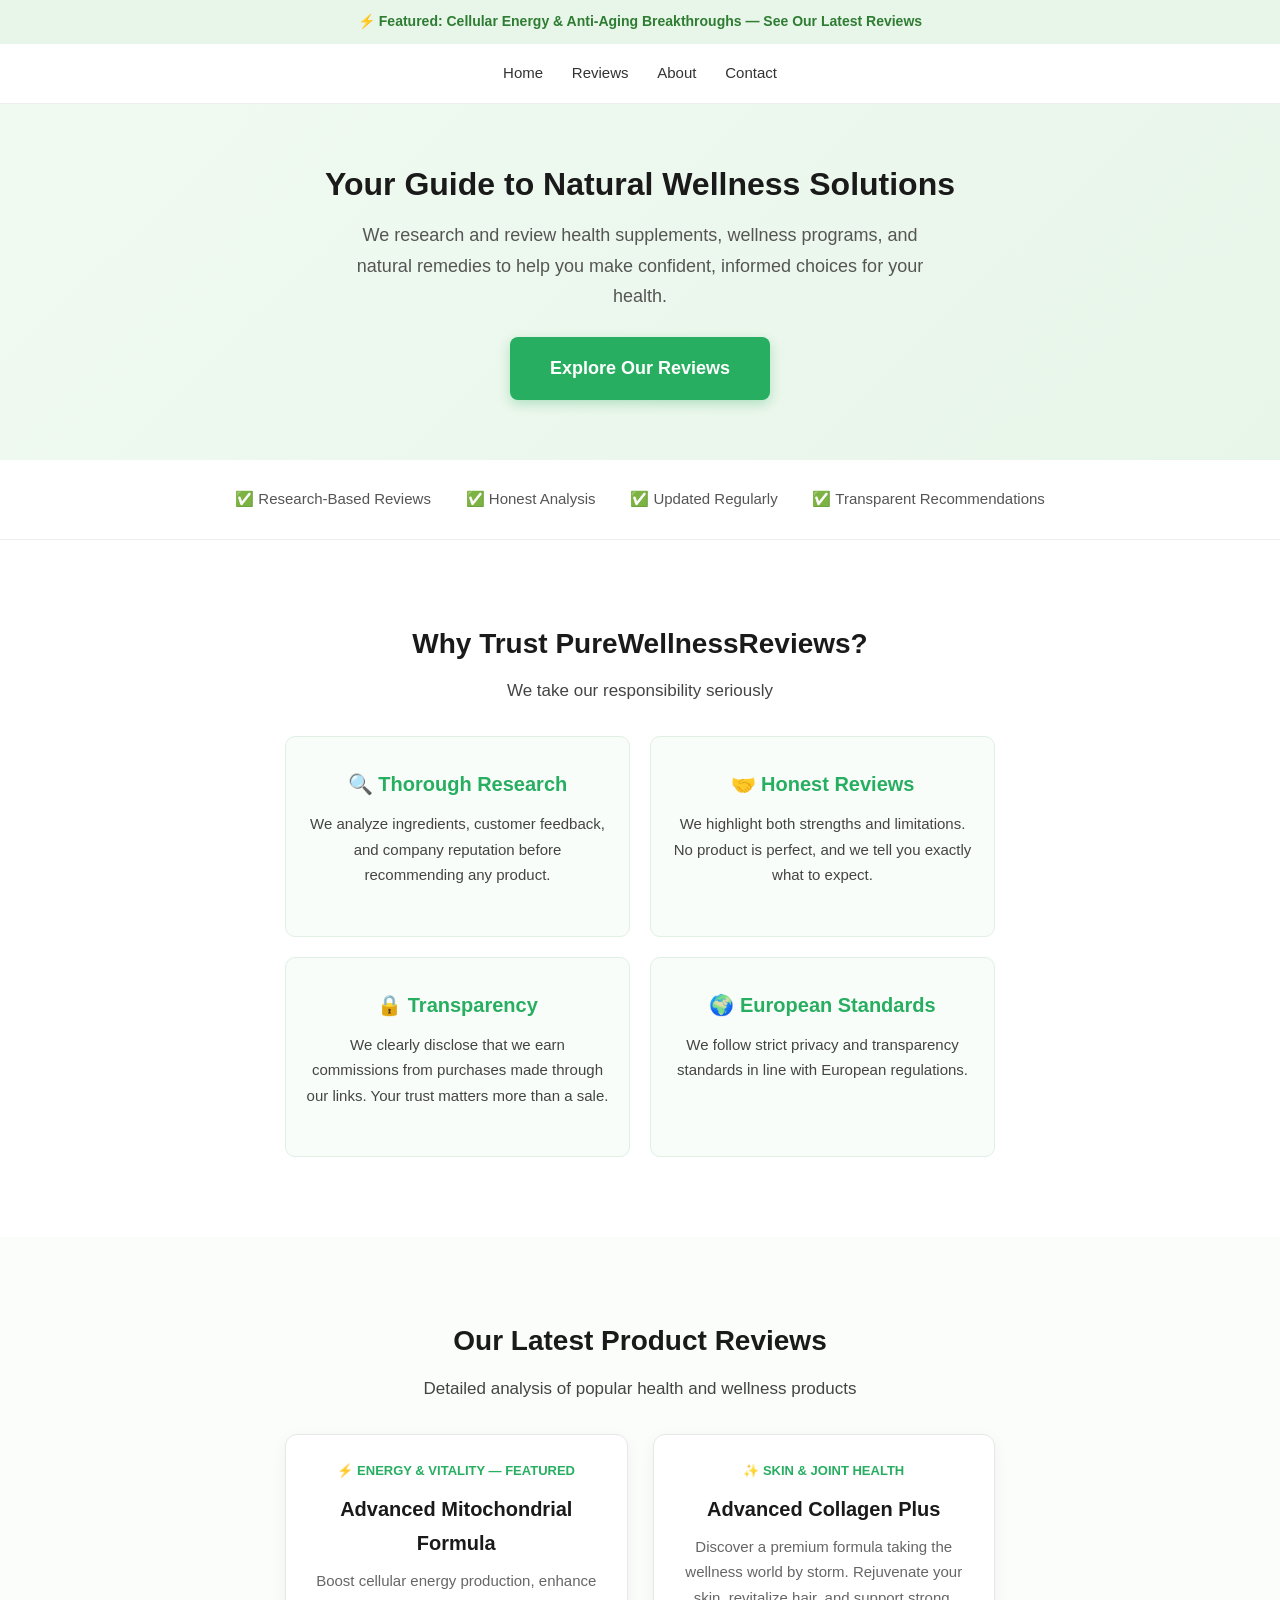
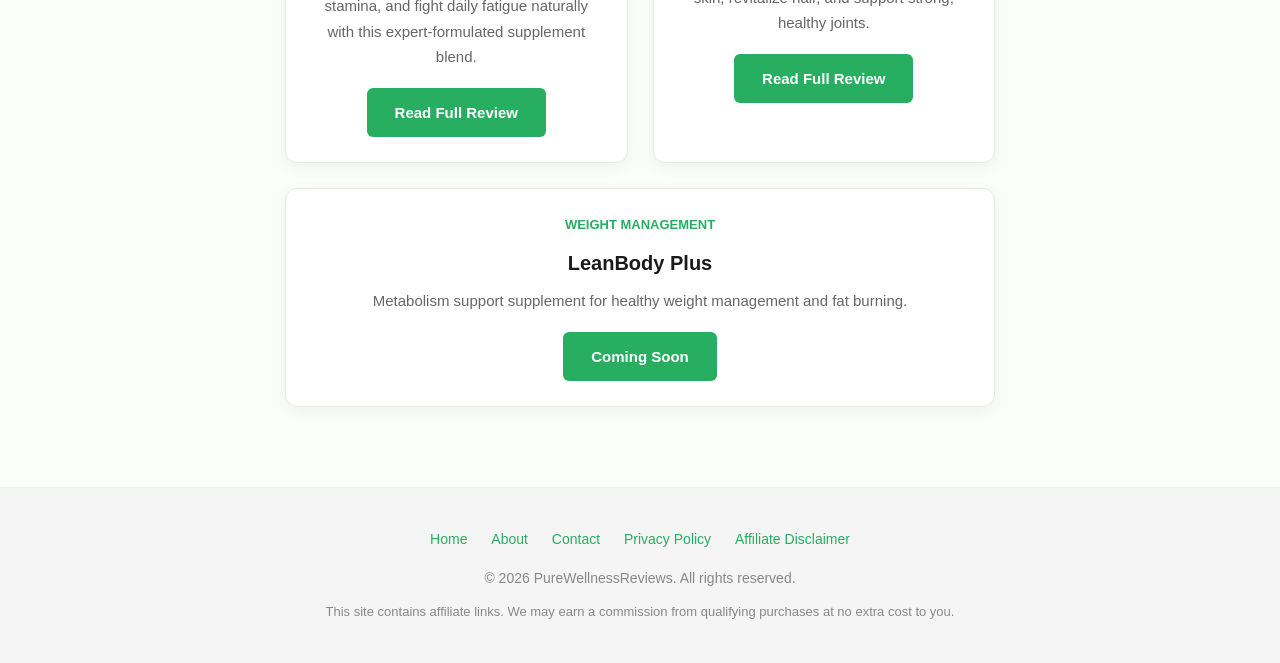
<file: index.html>
<!DOCTYPE html>
<html lang="en">
<head>
    <meta charset="UTF-8">
    <meta name="viewport" content="width=device-width, initial-scale=1.0">
    <title>PureWellnessReviews | Honest Health & Wellness Product Reviews</title>
    <meta name="description" content="Honest, research-backed reviews of health supplements, wellness products, and natural remedies. Helping you make informed decisions for better health.">
    <link rel="stylesheet" href="style.css">
</head>
<body>
    <div class="announcement-bar">
        ⚡ Featured: Cellular Energy & Anti-Aging Breakthroughs — See Our Latest Reviews
    </div>
    <nav class="navbar">
        <a href="index.html">Home</a>
        <a href="#reviews">Reviews</a>
        <a href="about.html">About</a>
        <a href="contact.html">Contact</a>
    </nav>
    <section class="hero">
        <h1>Your Guide to Natural Wellness Solutions</h1>
        <p>We research and review health supplements, wellness programs, and natural remedies to help you make confident, informed choices for your health.</p>
        <a href="#reviews" class="cta-button">Explore Our Reviews</a>
    </section>
    <div class="trust-bar">
        <span>✅ Research-Based Reviews</span>
        <span>✅ Honest Analysis</span>
        <span>✅ Updated Regularly</span>
        <span>✅ Transparent Recommendations</span>
    </div>
    <section class="section section-white">
        <div class="container">
            <h2 class="section-title">Why Trust PureWellnessReviews?</h2>
            <p class="section-subtitle">We take our responsibility seriously</p>
            <div class="benefits-grid">
                <div class="benefit-card">
                    <h3>🔍 Thorough Research</h3>
                    <p>We analyze ingredients, customer feedback, and company reputation before recommending any product.</p>
                </div>
                <div class="benefit-card">
                    <h3>🤝 Honest Reviews</h3>
                    <p>We highlight both strengths and limitations. No product is perfect, and we tell you exactly what to expect.</p>
                </div>
                <div class="benefit-card">
                    <h3>🔒 Transparency</h3>
                    <p>We clearly disclose that we earn commissions from purchases made through our links. Your trust matters more than a sale.</p>
                </div>
                <div class="benefit-card">
                    <h3>🌍 European Standards</h3>
                    <p>We follow strict privacy and transparency standards in line with European regulations.</p>
                </div>
            </div>
        </div>
    </section>
    <section class="section section-light" id="reviews">
        <div class="container">
            <h2 class="section-title">Our Latest Product Reviews</h2>
            <p class="section-subtitle">Detailed analysis of popular health and wellness products</p>
            <div class="product-grid">
                
                <!-- Product 1: Advanced Mitochondrial Formula -->
                <div class="product-card">
                    <div class="category">⚡ Energy & Vitality — Featured</div>
                    <h3>Advanced Mitochondrial Formula</h3>
                    <p>Boost cellular energy production, enhance stamina, and fight daily fatigue naturally with this expert-formulated supplement blend.</p>
                    <a href="memory-formula-review.html" class="btn-small">Read Full Review</a>
                </div>

                <!-- Product 2: Advanced Collagen Plus -->
                <div class="product-card">
                    <div class="category">✨ Skin & Joint Health</div>
                    <h3>Advanced Collagen Plus</h3>
                    <p>Discover a premium formula taking the wellness world by storm. Rejuvenate your skin, revitalize hair, and support strong, healthy joints.</p>
                    <a href="glucotonic-review.html" class="btn-small">Read Full Review</a>
                </div>

                <!-- Product 3: Weight Management Placeholder -->
                <div class="product-card">
                    <div class="category">Weight Management</div>
                    <h3>LeanBody Plus</h3>
                    <p>Metabolism support supplement for healthy weight management and fat burning.</p>
                    <a href="#leanbody" class="btn-small">Coming Soon</a>
                </div>

            </div>
        </div>
    </section>
    <footer class="footer">
        <div class="footer-links">
            <a href="index.html">Home</a>
            <a href="about.html">About</a>
            <a href="contact.html">Contact</a>
            <a href="privacy.html">Privacy Policy</a>
            <a href="disclaimer.html">Affiliate Disclaimer</a>
        </div>
        <p>&copy; 2026 PureWellnessReviews. All rights reserved.</p>
        <p style="margin-top: 10px; font-size: 13px;">This site contains affiliate links. We may earn a commission from qualifying purchases at no extra cost to you.</p>
    </footer>
</body>
</html>
</file>
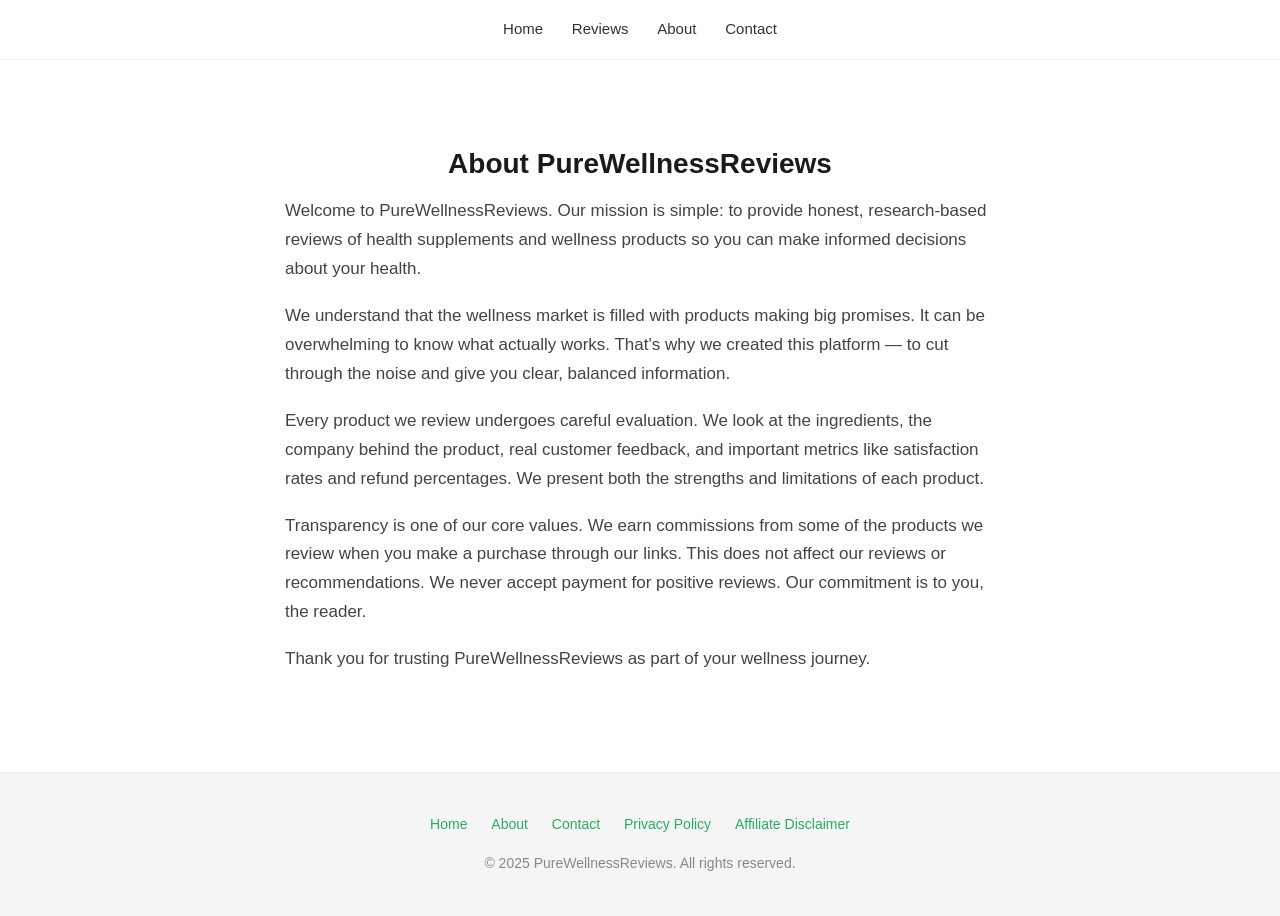
<file: about.html>
<!DOCTYPE html>
<html lang="en">
<head>
    <meta charset="UTF-8">
    <meta name="viewport" content="width=device-width, initial-scale=1.0">
    <title>About Us | PureWellnessReviews</title>
    <link rel="stylesheet" href="style.css">
</head>
<body>
    <nav class="navbar">
        <a href="index.html">Home</a>
        <a href="index.html#reviews">Reviews</a>
        <a href="about.html">About</a>
        <a href="contact.html">Contact</a>
    </nav>
    <section class="section section-white">
        <div class="container">
            <h2 class="section-title">About PureWellnessReviews</h2>
            <p>Welcome to PureWellnessReviews. Our mission is simple: to provide honest, research-based reviews of health supplements and wellness products so you can make informed decisions about your health.</p>
            <p>We understand that the wellness market is filled with products making big promises. It can be overwhelming to know what actually works. That's why we created this platform — to cut through the noise and give you clear, balanced information.</p>
            <p>Every product we review undergoes careful evaluation. We look at the ingredients, the company behind the product, real customer feedback, and important metrics like satisfaction rates and refund percentages. We present both the strengths and limitations of each product.</p>
            <p>Transparency is one of our core values. We earn commissions from some of the products we review when you make a purchase through our links. This does not affect our reviews or recommendations. We never accept payment for positive reviews. Our commitment is to you, the reader.</p>
            <p>Thank you for trusting PureWellnessReviews as part of your wellness journey.</p>
        </div>
    </section>
    <footer class="footer">
        <div class="footer-links">
            <a href="index.html">Home</a>
            <a href="about.html">About</a>
            <a href="contact.html">Contact</a>
            <a href="privacy.html">Privacy Policy</a>
            <a href="disclaimer.html">Affiliate Disclaimer</a>
        </div>
        <p>&copy; 2025 PureWellnessReviews. All rights reserved.</p>
    </footer>
</body>
</html>
</file>
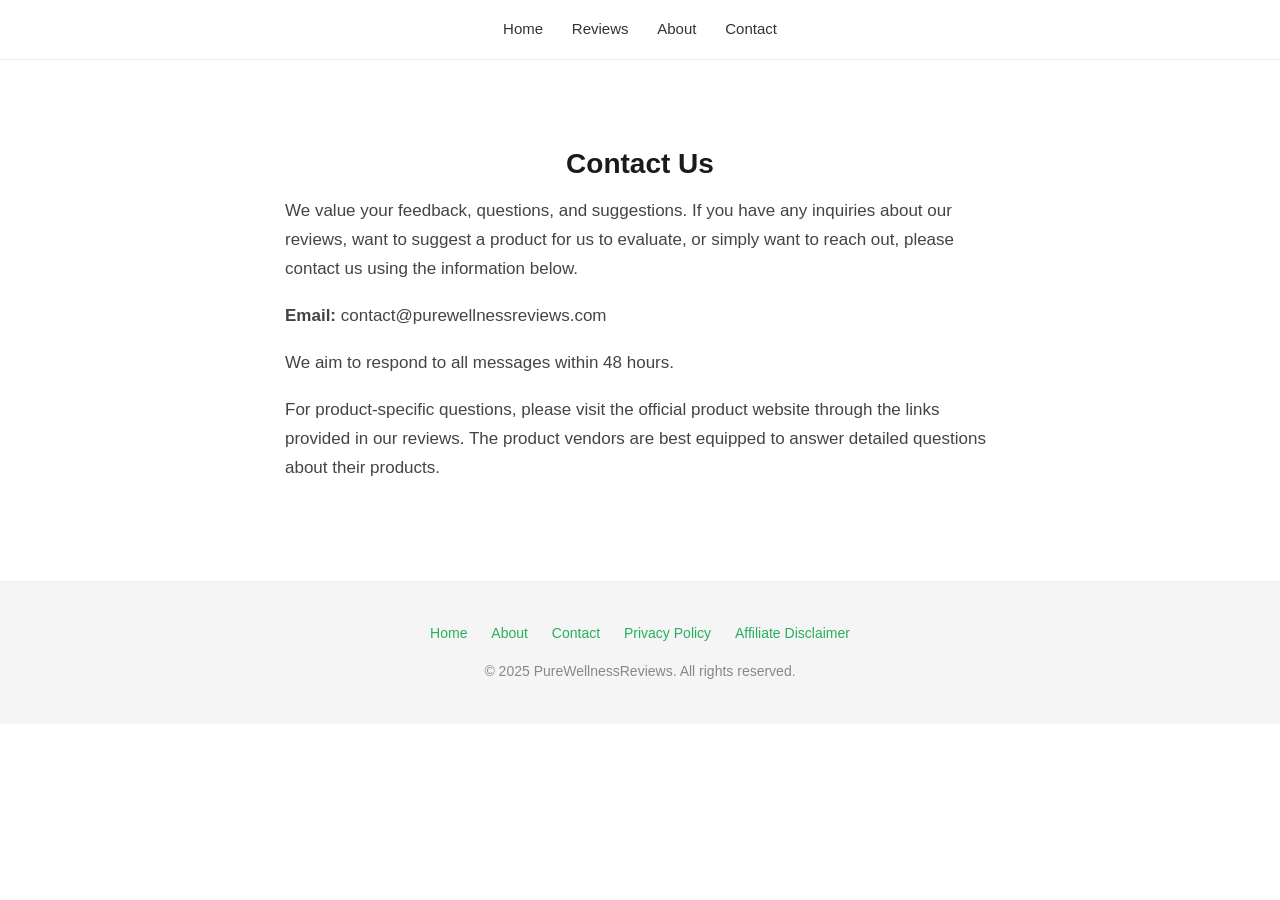
<file: contact.html>
<!DOCTYPE html>
<html lang="en">
<head>
    <meta charset="UTF-8">
    <meta name="viewport" content="width=device-width, initial-scale=1.0">
    <title>Contact Us | PureWellnessReviews</title>
    <link rel="stylesheet" href="style.css">
</head>
<body>
    <nav class="navbar">
        <a href="index.html">Home</a>
        <a href="index.html#reviews">Reviews</a>
        <a href="about.html">About</a>
        <a href="contact.html">Contact</a>
    </nav>
    <section class="section section-white">
        <div class="container">
            <h2 class="section-title">Contact Us</h2>
            <p>We value your feedback, questions, and suggestions. If you have any inquiries about our reviews, want to suggest a product for us to evaluate, or simply want to reach out, please contact us using the information below.</p>
            <p><strong>Email:</strong> contact@purewellnessreviews.com</p>
            <p>We aim to respond to all messages within 48 hours.</p>
            <p>For product-specific questions, please visit the official product website through the links provided in our reviews. The product vendors are best equipped to answer detailed questions about their products.</p>
        </div>
    </section>
    <footer class="footer">
        <div class="footer-links">
            <a href="index.html">Home</a>
            <a href="about.html">About</a>
            <a href="contact.html">Contact</a>
            <a href="privacy.html">Privacy Policy</a>
            <a href="disclaimer.html">Affiliate Disclaimer</a>
        </div>
        <p>&copy; 2025 PureWellnessReviews. All rights reserved.</p>
    </footer>
</body>
</html>
</file>
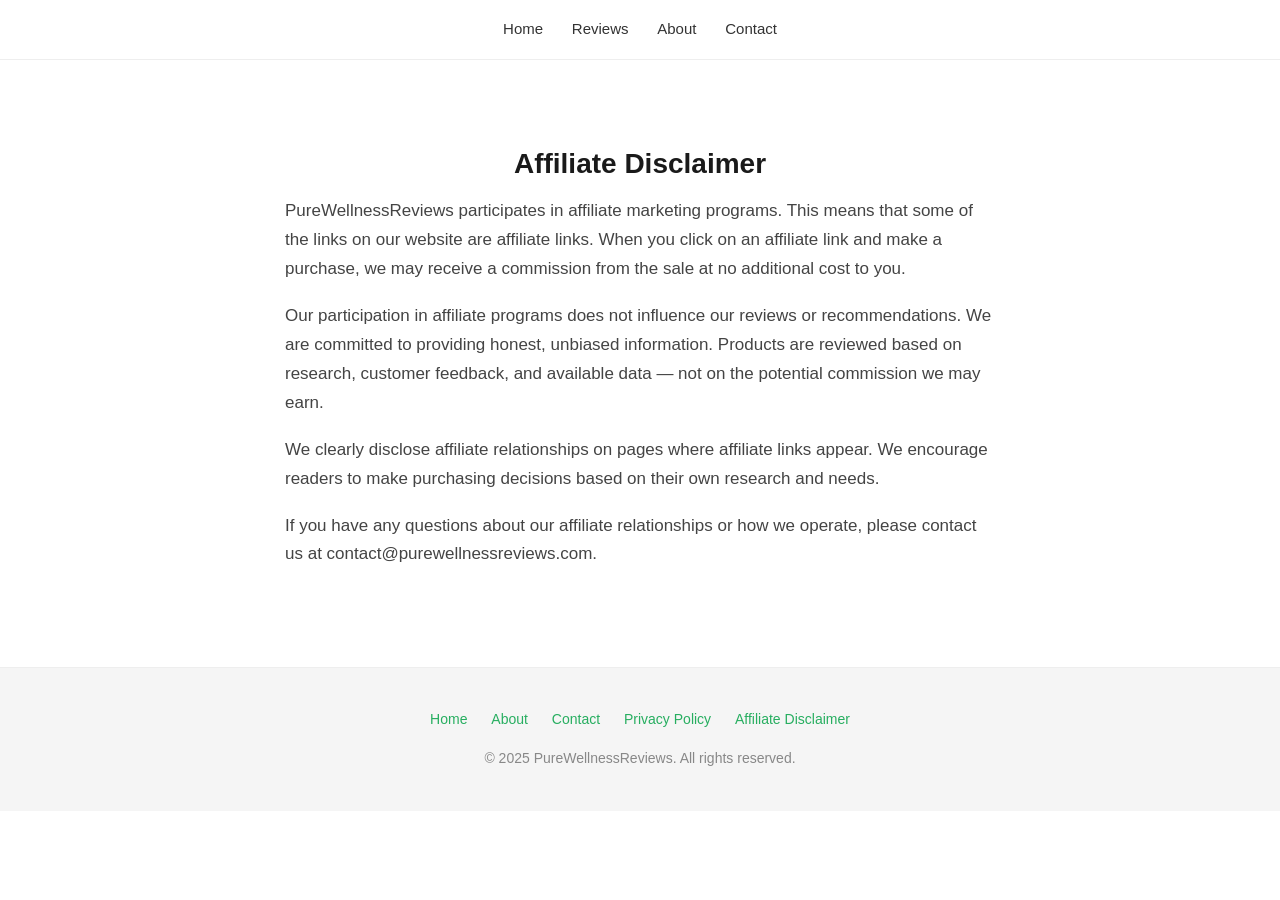
<file: disclaimer.html>
<!DOCTYPE html>
<html lang="en">
<head>
    <meta charset="UTF-8">
    <meta name="viewport" content="width=device-width, initial-scale=1.0">
    <title>Affiliate Disclaimer | PureWellnessReviews</title>
    <link rel="stylesheet" href="style.css">
</head>
<body>
    <nav class="navbar">
        <a href="index.html">Home</a>
        <a href="index.html#reviews">Reviews</a>
        <a href="about.html">About</a>
        <a href="contact.html">Contact</a>
    </nav>
    <section class="section section-white">
        <div class="container">
            <h2 class="section-title">Affiliate Disclaimer</h2>
            <p>PureWellnessReviews participates in affiliate marketing programs. This means that some of the links on our website are affiliate links. When you click on an affiliate link and make a purchase, we may receive a commission from the sale at no additional cost to you.</p>
            <p>Our participation in affiliate programs does not influence our reviews or recommendations. We are committed to providing honest, unbiased information. Products are reviewed based on research, customer feedback, and available data — not on the potential commission we may earn.</p>
            <p>We clearly disclose affiliate relationships on pages where affiliate links appear. We encourage readers to make purchasing decisions based on their own research and needs.</p>
            <p>If you have any questions about our affiliate relationships or how we operate, please contact us at contact@purewellnessreviews.com.</p>
        </div>
    </section>
    <footer class="footer">
        <div class="footer-links">
            <a href="index.html">Home</a>
            <a href="about.html">About</a>
            <a href="contact.html">Contact</a>
            <a href="privacy.html">Privacy Policy</a>
            <a href="disclaimer.html">Affiliate Disclaimer</a>
        </div>
        <p>&copy; 2025 PureWellnessReviews. All rights reserved.</p>
    </footer>
</body>
</html>
</file>
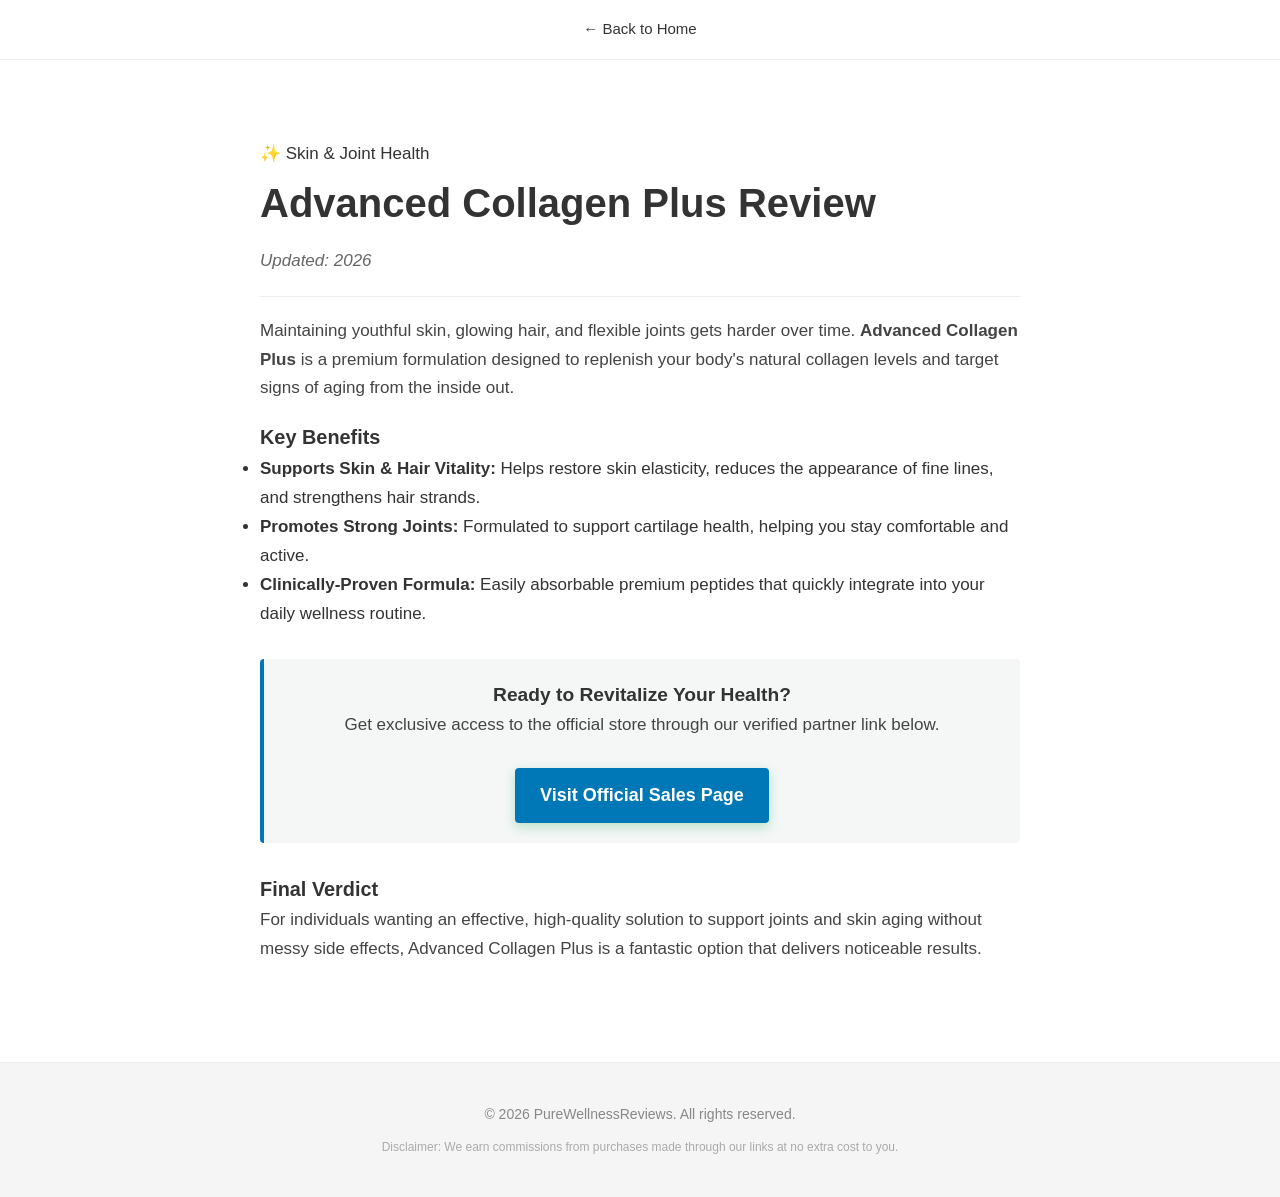
<file: glucotonic-review.html>
<!DOCTYPE html>
<html lang="en">
<head>
    <meta charset="UTF-8">
    <meta name="viewport" content="width=device-width, initial-scale=1.0">
    <title>Advanced Collagen Plus Review — Worth It?</title>
    <link rel="stylesheet" href="style.css">
</head>
<body>
    <nav class="navbar">
        <a href="index.html">← Back to Home</a>
    </nav>

    <section class="section section-white">
        <div class="container" style="max-width: 800px; margin: 0 auto; padding: 20px;">
            <div class="category">✨ Skin & Joint Health</div>
            <h1 style="font-size: 2.5rem; margin-bottom: 10px;">Advanced Collagen Plus Review</h1>
            <p style="color: #666; font-style: italic;">Updated: 2026</p>
            
            <hr style="border: 0; border-top: 1px solid #eee; margin: 20px 0;">

            <p>Maintaining youthful skin, glowing hair, and flexible joints gets harder over time. <strong>Advanced Collagen Plus</strong> is a premium formulation designed to replenish your body's natural collagen levels and target signs of aging from the inside out.</p>

            <h3>Key Benefits</h3>
            <ul>
                <li><strong>Supports Skin & Hair Vitality:</strong> Helps restore skin elasticity, reduces the appearance of fine lines, and strengthens hair strands.</li>
                <li><strong>Promotes Strong Joints:</strong> Formulated to support cartilage health, helping you stay comfortable and active.</li>
                <li><strong>Clinically-Proven Formula:</strong> Easily absorbable premium peptides that quickly integrate into your daily wellness routine.</li>
            </ul>

            <div style="background: #f4f7f6; border-left: 4px solid #0077b6; padding: 20px; margin: 30px 0; border-radius: 4px; text-align: center;">
                <h4 style="margin-top: 0; font-size: 1.2rem;">Ready to Revitalize Your Health?</h4>
                <p>Get exclusive access to the official store through our verified partner link below.</p>
                <a href="https://www.advancedbionutritionals.com/DS24/Collagen/This-Simple-10-Second-Kitchen-Test/HD.htm#aff=ranasohaib55599900d835" target="_blank" class="cta-button" style="display: inline-block; background: #0077b6; color: white; padding: 12px 25px; text-decoration: none; border-radius: 4px; font-weight: bold; margin-top: 10px;">Visit Official Sales Page</a>
            </div>

            <h3>Final Verdict</h3>
            <p>For individuals wanting an effective, high-quality solution to support joints and skin aging without messy side effects, Advanced Collagen Plus is a fantastic option that delivers noticeable results.</p>
        </div>
    </section>

    <footer class="footer">
        <p>&copy; 2026 PureWellnessReviews. All rights reserved.</p>
        <p style="font-size: 12px; color: #aaa; margin-top: 10px;">Disclaimer: We earn commissions from purchases made through our links at no extra cost to you.</p>
    </footer>
</body>
</html>
</file>
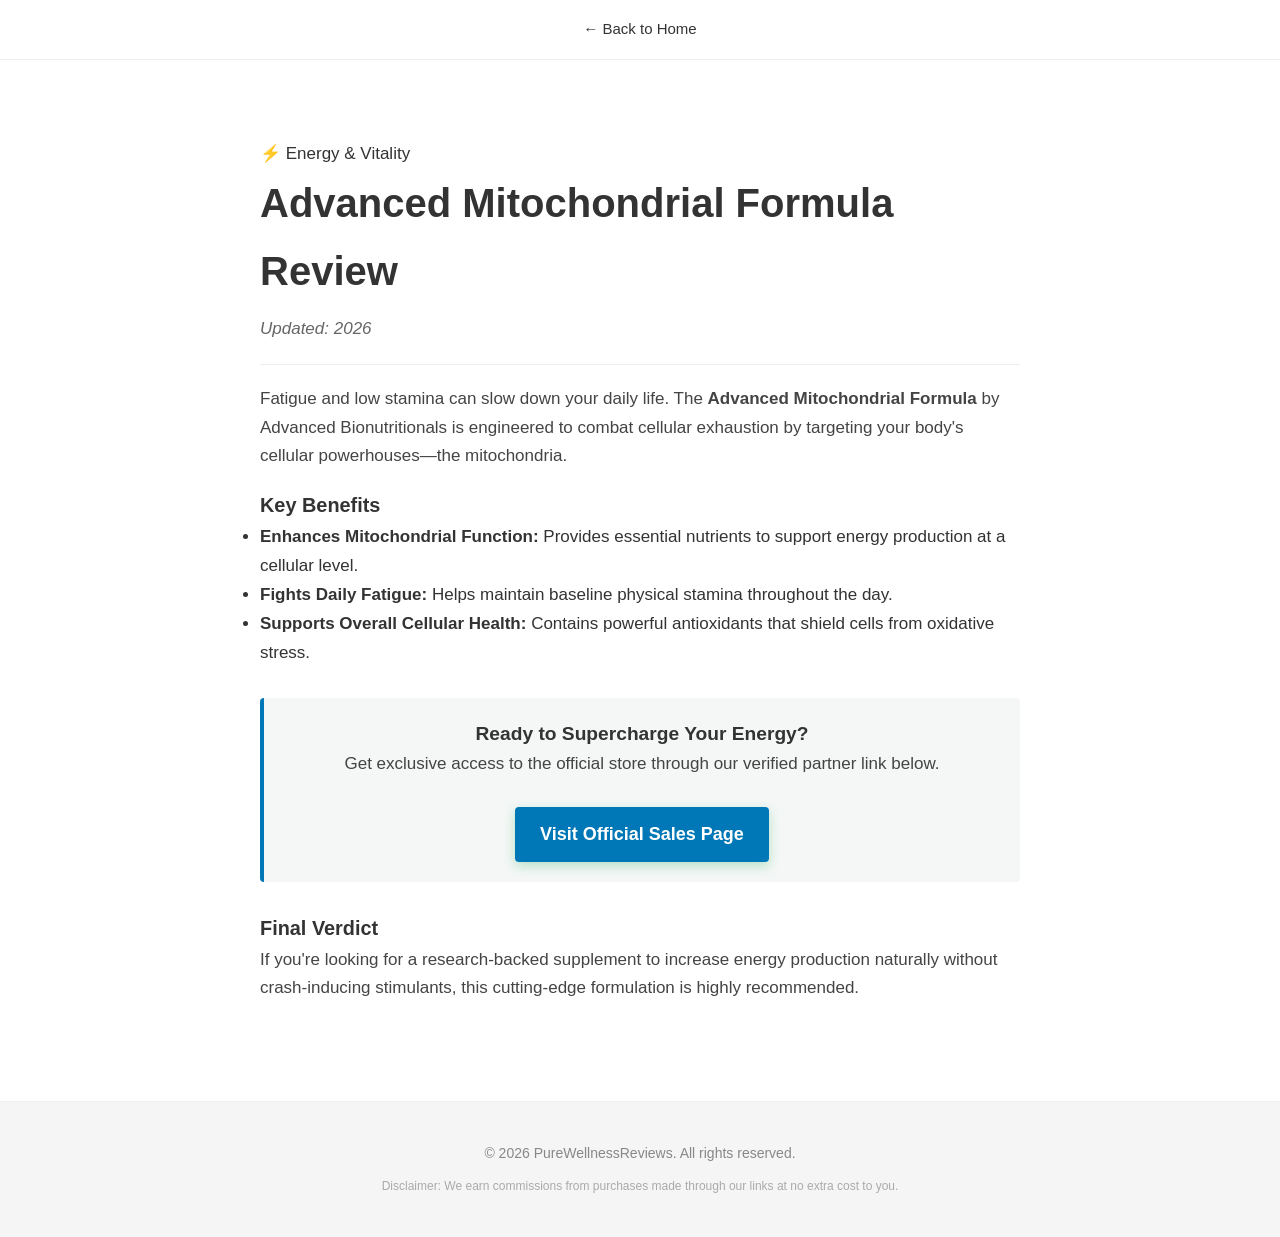
<file: memory-formula-review.html>
<!DOCTYPE html>
<html lang="en">
<head>
    <meta charset="UTF-8">
    <meta name="viewport" content="width=device-width, initial-scale=1.0">
    <title>Advanced Mitochondrial Formula Review — Worth It?</title>
    <link rel="stylesheet" href="style.css">
</head>
<body>
    <nav class="navbar">
        <a href="index.html">← Back to Home</a>
    </nav>

    <section class="section section-white">
        <div class="container" style="max-width: 800px; margin: 0 auto; padding: 20px;">
            <div class="category">⚡ Energy & Vitality</div>
            <h1 style="font-size: 2.5rem; margin-bottom: 10px;">Advanced Mitochondrial Formula Review</h1>
            <p style="color: #666; font-style: italic;">Updated: 2026</p>
            
            <hr style="border: 0; border-top: 1px solid #eee; margin: 20px 0;">

            <p>Fatigue and low stamina can slow down your daily life. The <strong>Advanced Mitochondrial Formula</strong> by Advanced Bionutritionals is engineered to combat cellular exhaustion by targeting your body's cellular powerhouses—the mitochondria.</p>

            <h3>Key Benefits</h3>
            <ul>
                <li><strong>Enhances Mitochondrial Function:</strong> Provides essential nutrients to support energy production at a cellular level.</li>
                <li><strong>Fights Daily Fatigue:</strong> Helps maintain baseline physical stamina throughout the day.</li>
                <li><strong>Supports Overall Cellular Health:</strong> Contains powerful antioxidants that shield cells from oxidative stress.</li>
            </ul>

            <div style="background: #f4f7f6; border-left: 4px solid #0077b6; padding: 20px; margin: 30px 0; border-radius: 4px; text-align: center;">
                <h4 style="margin-top: 0; font-size: 1.2rem;">Ready to Supercharge Your Energy?</h4>
                <p>Get exclusive access to the official store through our verified partner link below.</p>
                <a href="https://www.advancedbionutritionals.com/DS24/Advanced-Mitochondrial/Too-Tired-To-Enjoy-It/HD.htm#aff=ranasohaib55599900d835" target="_blank" class="cta-button" style="display: inline-block; background: #0077b6; color: white; padding: 12px 25px; text-decoration: none; border-radius: 4px; font-weight: bold; margin-top: 10px;">Visit Official Sales Page</a>
            </div>

            <h3>Final Verdict</h3>
            <p>If you're looking for a research-backed supplement to increase energy production naturally without crash-inducing stimulants, this cutting-edge formulation is highly recommended.</p>
        </div>
    </section>

    <footer class="footer">
        <p>&copy; 2026 PureWellnessReviews. All rights reserved.</p>
        <p style="font-size: 12px; color: #aaa; margin-top: 10px;">Disclaimer: We earn commissions from purchases made through our links at no extra cost to you.</p>
    </footer>
</body>
</html>
</file>
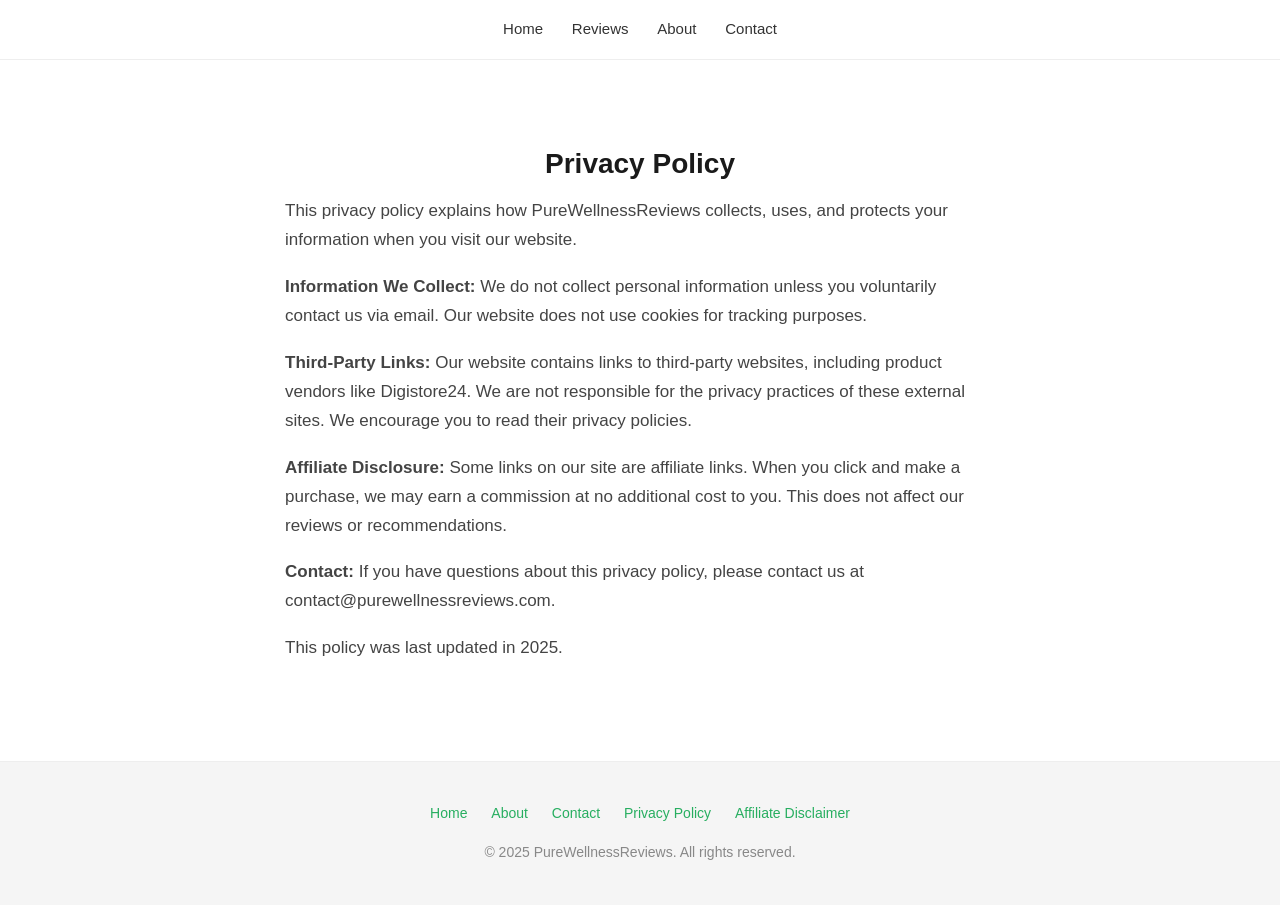
<file: privacy.html>
<!DOCTYPE html>
<html lang="en">
<head>
    <meta charset="UTF-8">
    <meta name="viewport" content="width=device-width, initial-scale=1.0">
    <title>Privacy Policy | PureWellnessReviews</title>
    <link rel="stylesheet" href="style.css">
</head>
<body>
    <nav class="navbar">
        <a href="index.html">Home</a>
        <a href="index.html#reviews">Reviews</a>
        <a href="about.html">About</a>
        <a href="contact.html">Contact</a>
    </nav>
    <section class="section section-white">
        <div class="container">
            <h2 class="section-title">Privacy Policy</h2>
            <p>This privacy policy explains how PureWellnessReviews collects, uses, and protects your information when you visit our website.</p>
            <p><strong>Information We Collect:</strong> We do not collect personal information unless you voluntarily contact us via email. Our website does not use cookies for tracking purposes.</p>
            <p><strong>Third-Party Links:</strong> Our website contains links to third-party websites, including product vendors like Digistore24. We are not responsible for the privacy practices of these external sites. We encourage you to read their privacy policies.</p>
            <p><strong>Affiliate Disclosure:</strong> Some links on our site are affiliate links. When you click and make a purchase, we may earn a commission at no additional cost to you. This does not affect our reviews or recommendations.</p>
            <p><strong>Contact:</strong> If you have questions about this privacy policy, please contact us at contact@purewellnessreviews.com.</p>
            <p>This policy was last updated in 2025.</p>
        </div>
    </section>
    <footer class="footer">
        <div class="footer-links">
            <a href="index.html">Home</a>
            <a href="about.html">About</a>
            <a href="contact.html">Contact</a>
            <a href="privacy.html">Privacy Policy</a>
            <a href="disclaimer.html">Affiliate Disclaimer</a>
        </div>
        <p>&copy; 2025 PureWellnessReviews. All rights reserved.</p>
    </footer>
</body>
</html>
</file>
<file: style.css>
* {
    margin: 0;
    padding: 0;
    box-sizing: border-box;
}
body {
    font-family: Arial, Helvetica, sans-serif;
    background-color: #ffffff;
    color: #333333;
    line-height: 1.7;
    font-size: 17px;
}
.container {
    max-width: 750px;
    margin: 0 auto;
    padding: 20px;
}
.announcement-bar {
    background-color: #e8f5e9;
    color: #2e7d32;
    text-align: center;
    padding: 10px;
    font-size: 14px;
    font-weight: bold;
}
.navbar {
    background-color: #ffffff;
    border-bottom: 1px solid #eeeeee;
    padding: 15px 20px;
    text-align: center;
}
.navbar a {
    color: #333333;
    text-decoration: none;
    margin: 0 12px;
    font-size: 15px;
    font-weight: 500;
}
.navbar a:hover {
    color: #27ae60;
}
.hero {
    background: linear-gradient(135deg, #f0faf1, #e8f5e9);
    padding: 60px 20px;
    text-align: center;
}
.hero h1 {
    font-size: 32px;
    color: #1a1a1a;
    margin-bottom: 15px;
    line-height: 1.3;
}
.hero p {
    font-size: 18px;
    color: #555555;
    margin-bottom: 25px;
    max-width: 600px;
    margin-left: auto;
    margin-right: auto;
}
.cta-button {
    display: inline-block;
    background-color: #27ae60;
    color: #ffffff;
    padding: 16px 40px;
    font-size: 18px;
    font-weight: bold;
    text-decoration: none;
    border-radius: 8px;
    transition: background-color 0.3s;
    box-shadow: 0 4px 12px rgba(39, 174, 96, 0.3);
}
.cta-button:hover {
    background-color: #219a52;
}
.trust-bar {
    background-color: #ffffff;
    padding: 25px 20px;
    text-align: center;
    border-bottom: 1px solid #eeeeee;
}
.trust-bar span {
    margin: 0 15px;
    color: #555555;
    font-size: 15px;
}
.section-title {
    font-size: 28px;
    color: #1a1a1a;
    text-align: center;
    margin-bottom: 10px;
}
.section-subtitle {
    font-size: 17px;
    color: #777777;
    text-align: center;
    margin-bottom: 40px;
}
.benefits-grid {
    display: flex;
    flex-wrap: wrap;
    gap: 20px;
    margin-top: 30px;
}
.benefit-card {
    flex: 1 1 250px;
    background-color: #f9fdf9;
    border: 1px solid #e0f0e4;
    border-radius: 10px;
    padding: 30px 20px;
    text-align: center;
}
.benefit-card h3 {
    color: #27ae60;
    margin-bottom: 10px;
    font-size: 20px;
}
.benefit-card p {
    color: #555555;
    font-size: 15px;
}
.section {
    padding: 60px 20px;
}
.section-light {
    background-color: #fafdfa;
}
.section-white {
    background-color: #ffffff;
}
.section p {
    margin-bottom: 18px;
    color: #444444;
}
.testimonial {
    background-color: #ffffff;
    border-left: 4px solid #27ae60;
    padding: 20px 25px;
    margin: 20px 0;
    border-radius: 6px;
    box-shadow: 0 2px 8px rgba(0,0,0,0.05);
}
.testimonial p {
    font-style: italic;
    color: #555555;
    margin-bottom: 8px;
}
.testimonial .author {
    font-weight: bold;
    color: #333333;
    font-style: normal;
}
.faq-item {
    margin-bottom: 25px;
}
.faq-item h3 {
    font-size: 18px;
    color: #1a1a1a;
    margin-bottom: 8px;
}
.faq-item p {
    color: #555555;
}
.product-grid {
    display: flex;
    flex-wrap: wrap;
    gap: 25px;
    margin-top: 30px;
}
.product-card {
    flex: 1 1 280px;
    background-color: #ffffff;
    border: 1px solid #e8e8e8;
    border-radius: 12px;
    padding: 25px;
    text-align: center;
    box-shadow: 0 4px 15px rgba(0,0,0,0.05);
    transition: transform 0.3s;
}
.product-card:hover {
    transform: translateY(-3px);
}
.product-card h3 {
    color: #1a1a1a;
    margin-bottom: 8px;
    font-size: 20px;
}
.product-card .category {
    color: #27ae60;
    font-size: 13px;
    font-weight: bold;
    text-transform: uppercase;
    margin-bottom: 10px;
}
.product-card p {
    color: #666666;
    font-size: 15px;
    margin-bottom: 18px;
}
.product-card .btn-small {
    display: inline-block;
    background-color: #27ae60;
    color: #ffffff;
    padding: 12px 28px;
    text-decoration: none;
    border-radius: 6px;
    font-weight: bold;
    font-size: 15px;
}
.product-card .btn-small:hover {
    background-color: #219a52;
}
.footer {
    background-color: #f5f5f5;
    padding: 40px 20px;
    text-align: center;
    color: #888888;
    font-size: 14px;
    border-top: 1px solid #eeeeee;
}
.footer a {
    color: #27ae60;
    text-decoration: none;
    margin: 0 10px;
}
.footer a:hover {
    text-decoration: underline;
}
.footer-links {
    margin-bottom: 15px;
}
@media (max-width: 600px) {
    .hero h1 {
        font-size: 26px;
    }
    .hero p {
        font-size: 16px;
    }
    .section-title {
        font-size: 24px;
    }
    .navbar a {
        margin: 0 6px;
        font-size: 13px;
    }
    .trust-bar span {
        display: block;
        margin: 6px 0;
    }
    .cta-button {
        padding: 14px 30px;
        font-size: 16px;
    }
}
</file>
